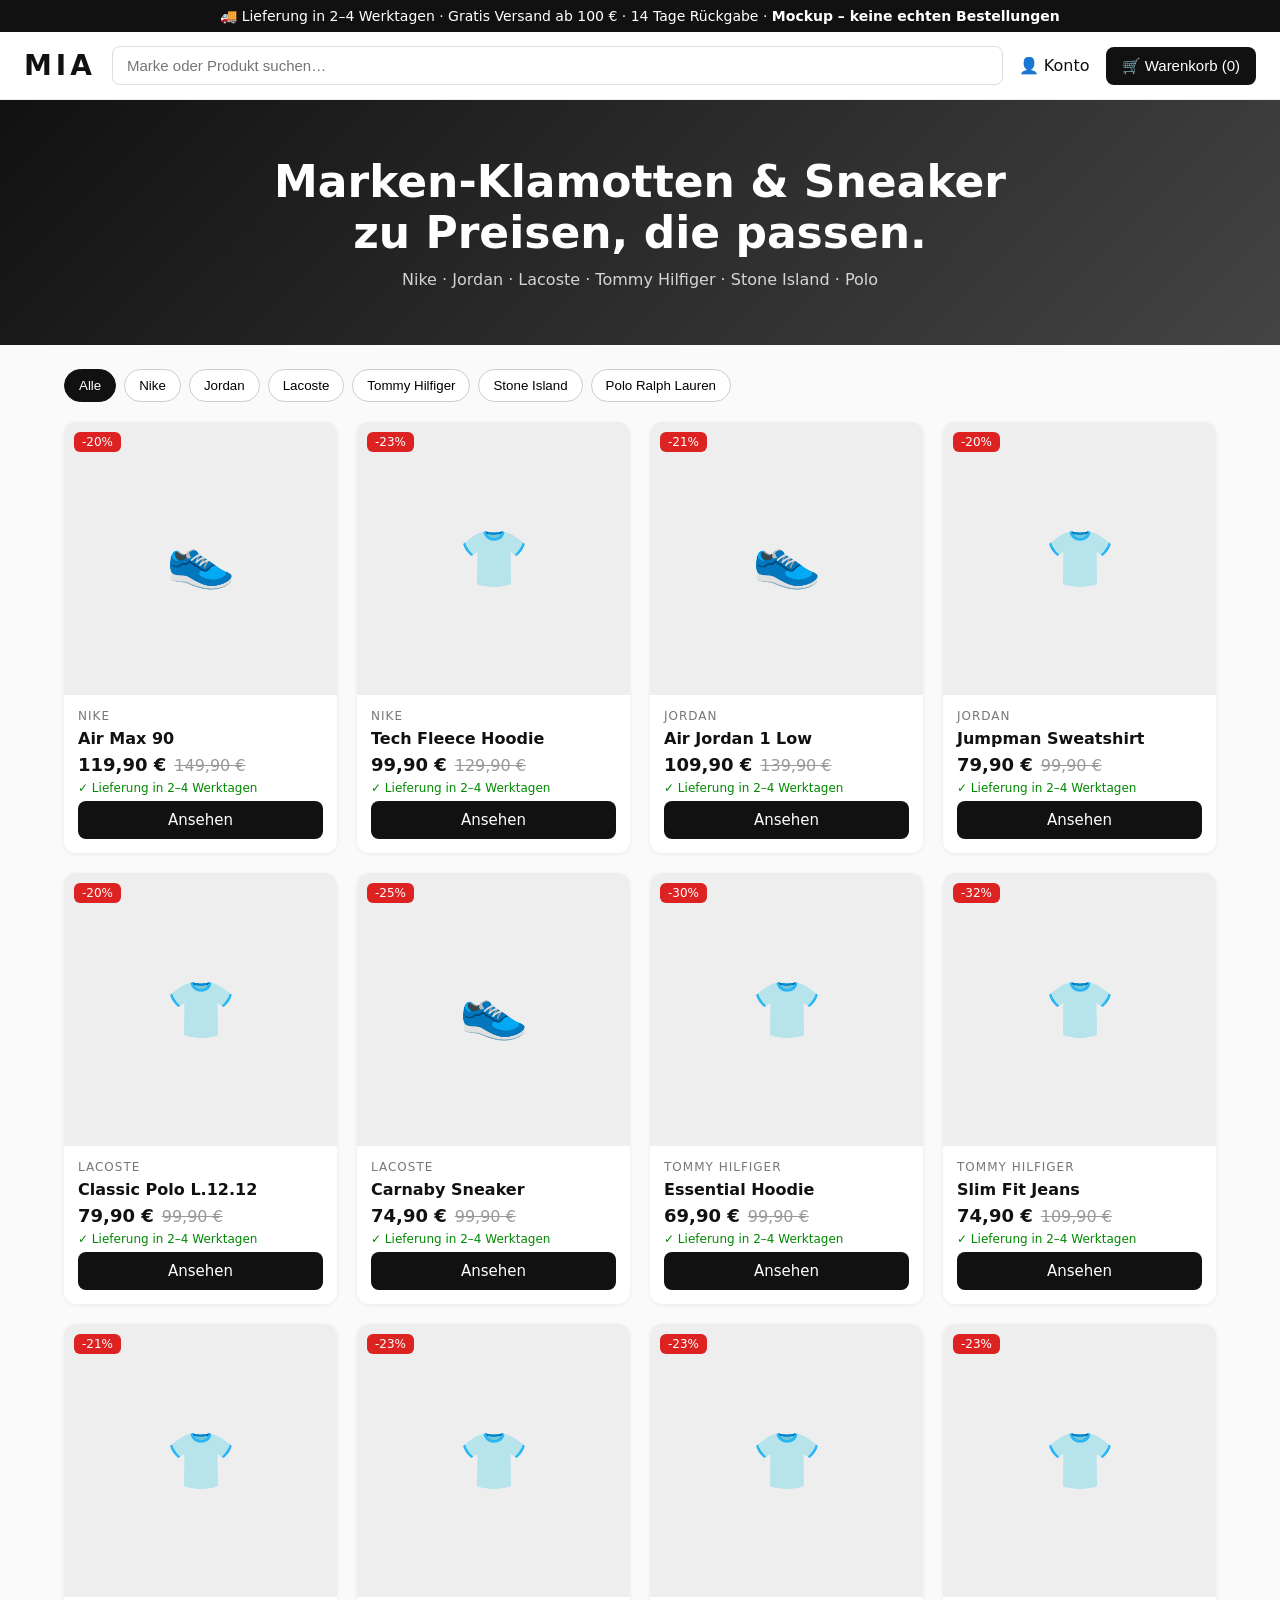
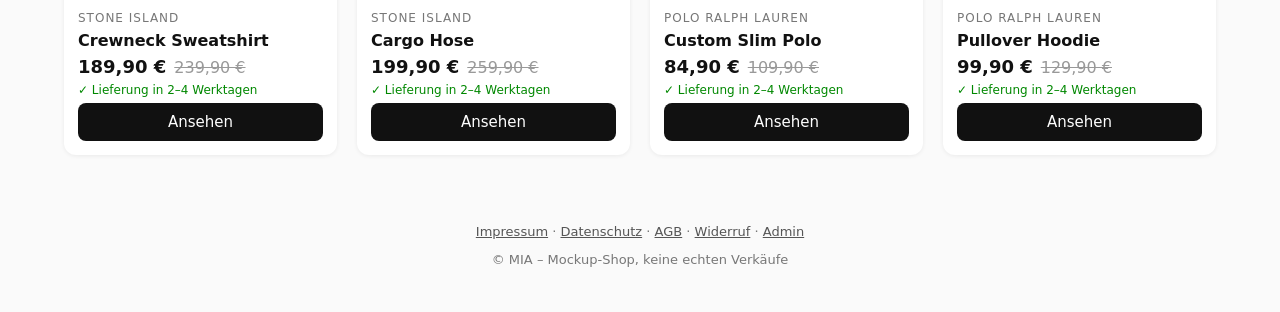
<file: index.html>
<!DOCTYPE html>
<html lang="de">
<head><meta charset="utf-8"><meta name="viewport" content="width=device-width, initial-scale=1">
<title>MIA – Marken-Fashion zum fairen Preis</title><link rel="stylesheet" href="style.css"></head>
<body>
  <section class="hero">
    <h1>Marken-Klamotten &amp; Sneaker<br>zu Preisen, die passen.</h1>
    <p>Nike · Jordan · Lacoste · Tommy Hilfiger · Stone Island · Polo</p>
  </section>
  <main><div class="filters" id="filters"></div><div class="grid" id="grid"></div></main>
  <script src="products.js"></script><script src="shared.js"></script><script src="app.js"></script>
</body>
</html>
</file>
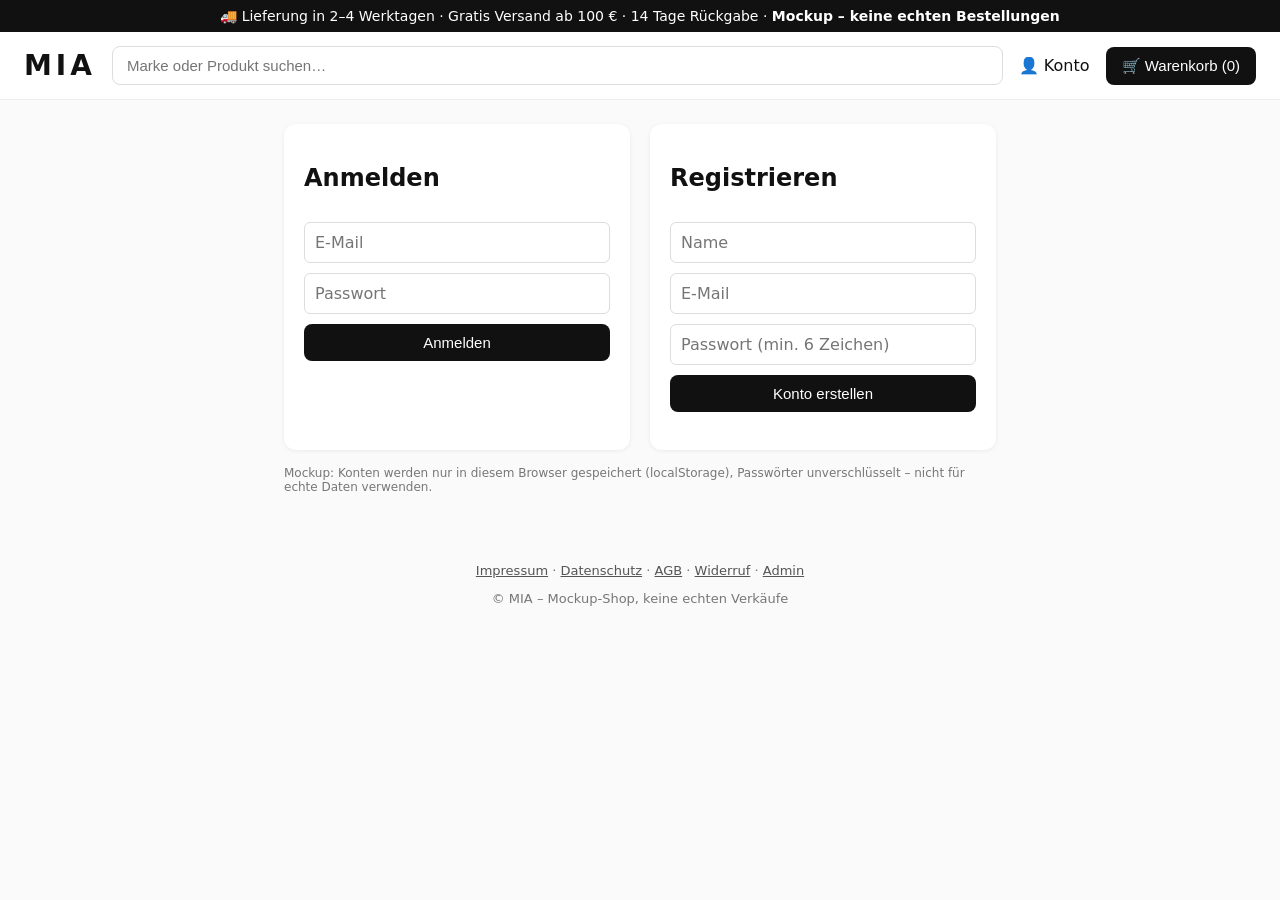
<file: account.html>
<!DOCTYPE html>
<html lang="de">
<head><meta charset="utf-8"><meta name="viewport" content="width=device-width, initial-scale=1">
<title>Mein Konto – MIA</title><link rel="stylesheet" href="style.css"></head>
<body>
  <main id="main" class="narrow"></main>
  <script src="products.js"></script><script src="shared.js"></script>
  <script>
    function view() {
      const u = currentUser();
      if (u) {
        const orders = getOrders().filter(o => o.email === u.email);
        $("main").innerHTML = `<h1>Hallo, ${esc(u.name)}</h1><p>${esc(u.email)}</p>
          <button id="logout">Abmelden</button>
          <h2>Meine Bestellungen</h2>
          ${orders.map(o => `<div class="box"><b>${o.id}</b> · ${new Date(o.date).toLocaleDateString("de-DE")} · <span class="tag">${esc(o.status)}</span><br>
            ${o.items.map(i => `${i.qty}× ${esc(i.brand)} ${esc(i.name)} (${esc(i.size)})`).join("<br>")}<br><b>${eur(o.total)}</b></div>`).join("") || "<p>Noch keine Bestellungen.</p>"}`;
        $("logout").onclick = () => { localStorage.removeItem("session"); location.reload(); };
        return;
      }
      $("main").innerHTML = `<div class="two">
        <form id="login" class="box"><h2>Anmelden</h2>
          <input required type="email" name="email" placeholder="E-Mail"><input required type="password" name="pw" placeholder="Passwort">
          <button class="primary">Anmelden</button><p id="loginErr" class="err"></p></form>
        <form id="register" class="box"><h2>Registrieren</h2>
          <input required name="name" placeholder="Name"><input required type="email" name="email" placeholder="E-Mail">
          <input required type="password" minlength="6" name="pw" placeholder="Passwort (min. 6 Zeichen)">
          <button class="primary">Konto erstellen</button><p id="regErr" class="err"></p></form></div>
        <p class="note">Mockup: Konten werden nur in diesem Browser gespeichert (localStorage), Passwörter unverschlüsselt – nicht für echte Daten verwenden.</p>`;
      $("login").onsubmit = e => {
        e.preventDefault(); const f = new FormData(e.target);
        const user = getUsers().find(x => x.email === f.get("email") && x.pw === f.get("pw"));
        if (!user) return $("loginErr").textContent = "E-Mail oder Passwort falsch.";
        save("session", user.email); location.reload();
      };
      $("register").onsubmit = e => {
        e.preventDefault(); const f = new FormData(e.target);
        if (getUsers().some(x => x.email === f.get("email"))) return $("regErr").textContent = "E-Mail ist bereits registriert.";
        save("users", [...getUsers(), { name: f.get("name"), email: f.get("email"), pw: f.get("pw") }]);
        save("session", f.get("email")); location.reload();
      };
    }
    view();
  </script>
</body>
</html>
</file>
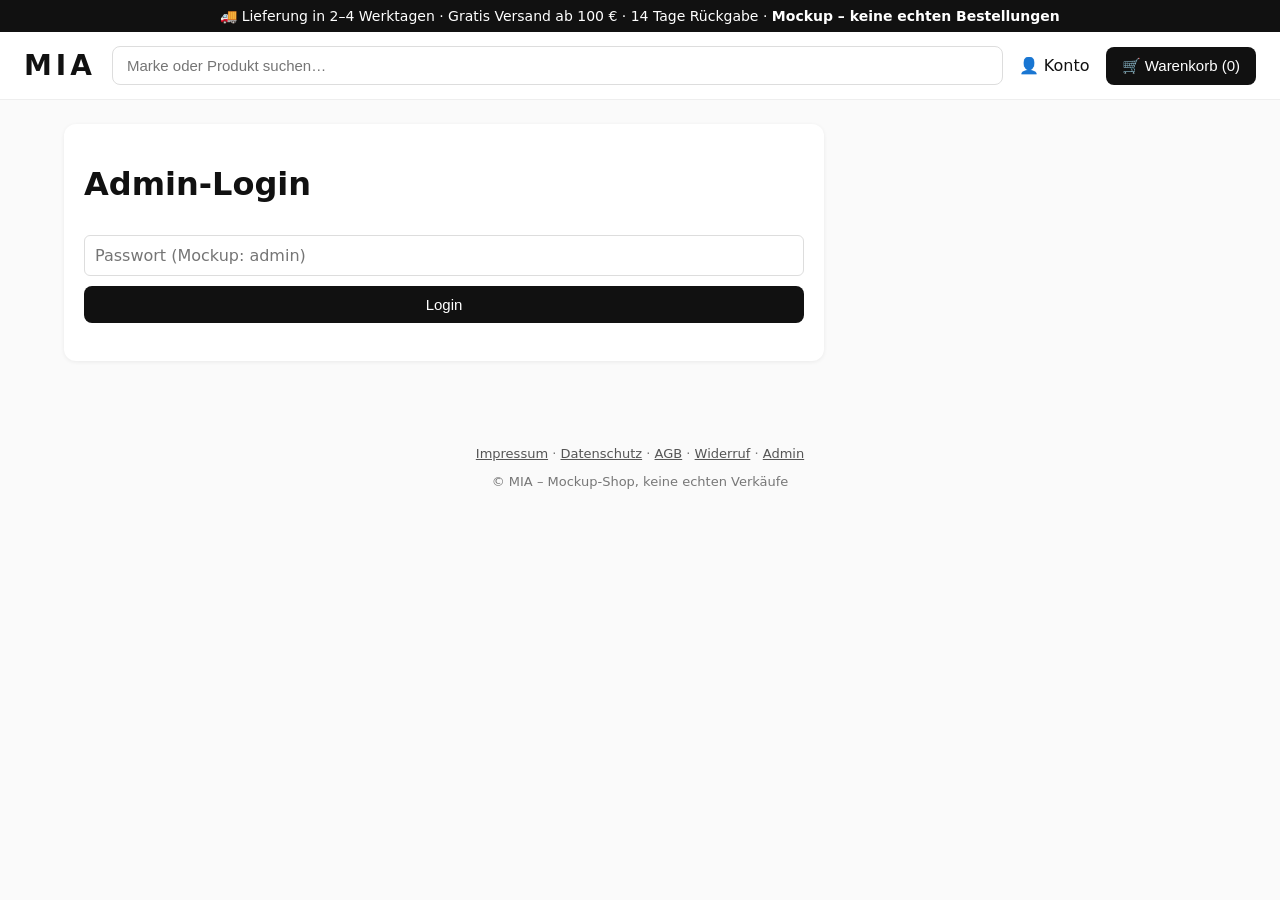
<file: admin.html>
<!DOCTYPE html>
<html lang="de">
<head><meta charset="utf-8"><meta name="viewport" content="width=device-width, initial-scale=1">
<title>Admin – MIA</title><link rel="stylesheet" href="style.css"></head>
<body>
  <main id="main"></main>
  <script src="products.js"></script><script src="shared.js"></script>
  <script>
    const ADMIN_PW = "admin"; // Mockup-Passwort
    let tab = "products", editId = null;

    function loginView() {
      $("main").innerHTML = `<form id="alogin" class="box narrow"><h1>Admin-Login</h1>
        <input type="password" name="pw" placeholder="Passwort (Mockup: admin)" required><button class="primary">Login</button><p id="aerr" class="err"></p></form>`;
      $("alogin").onsubmit = e => {
        e.preventDefault();
        if (new FormData(e.target).get("pw") !== ADMIN_PW) return $("aerr").textContent = "Falsches Passwort.";
        sessionStorage.setItem("admin", "1"); view();
      };
    }

    function view() {
      if (!sessionStorage.getItem("admin")) return loginView();
      const orders = getOrders();
      const revenue = orders.reduce((s, o) => s + o.total, 0);
      $("main").innerHTML = `<h1>Admin-Panel</h1>
        <div class="stats"><div class="box"><small>Bestellungen</small><h2>${orders.length}</h2></div>
          <div class="box"><small>Umsatz</small><h2>${eur(revenue)}</h2></div>
          <div class="box"><small>Produkte</small><h2>${getProducts().length}</h2></div></div>
        <div class="filters"><button class="chip ${tab === "products" ? "active" : ""}" data-t="products">Produkte</button>
          <button class="chip ${tab === "orders" ? "active" : ""}" data-t="orders">Bestellungen</button>
          <button class="chip" id="alogout">Logout</button></div>
        <div id="tab"></div>`;
      document.querySelectorAll("[data-t]").forEach(b => b.onclick = () => { tab = b.dataset.t; editId = null; view(); });
      $("alogout").onclick = () => { sessionStorage.removeItem("admin"); view(); };
      tab === "products" ? productsTab() : ordersTab();
    }

    function productsTab() {
      const ps = getProducts(), e = ps.find(p => p.id === editId) || {};
      $("tab").innerHTML = `
        <form id="pform" class="box"><h2>${editId ? "Produkt bearbeiten" : "Neues Produkt"}</h2>
          <div class="row"><input required name="brand" placeholder="Marke" value="${esc(e.brand)}"><input required name="name" placeholder="Name" value="${esc(e.name)}"></div>
          <div class="row"><input required name="category" placeholder="Kategorie (Schuhe, Oberteile, Hosen…)" value="${esc(e.category)}">
            <input required name="sizes" placeholder="Größen, mit Komma getrennt" value="${esc((e.sizes || []).join(","))}"></div>
          <div class="row"><input required type="number" step="0.01" min="0" name="price" placeholder="Preis" value="${esc(e.price)}">
            <input type="number" step="0.01" min="0" name="oldPrice" placeholder="Alter Preis (optional)" value="${esc(e.oldPrice)}"></div>
          <input name="image" placeholder="Bild-URL oder Pfad (optional)" value="${esc(e.image)}">
          <textarea name="description" placeholder="Beschreibung" rows="3">${esc(e.description)}</textarea>
          <div class="row"><button class="primary">${editId ? "Speichern" : "Hinzufügen"}</button>${editId ? `<button type="button" id="cancelEdit">Abbrechen</button>` : ""}</div></form>
        <table><tr><th>Marke</th><th>Name</th><th>Kategorie</th><th>Preis</th><th></th></tr>
          ${ps.map(p => `<tr><td>${esc(p.brand)}</td><td>${esc(p.name)}</td><td>${esc(p.category)}</td><td>${eur(p.price)}</td>
            <td><button data-e="${p.id}">Bearbeiten</button> <button data-d="${p.id}">Löschen</button></td></tr>`).join("")}</table>
        <p><button id="resetP">Beispiel-Produkte wiederherstellen</button></p>`;
      $("pform").onsubmit = ev => {
        ev.preventDefault(); const f = new FormData(ev.target);
        const price = Number(f.get("price")), old = Number(f.get("oldPrice")) || price;
        const item = { id: editId || Math.max(0, ...ps.map(p => p.id)) + 1, brand: f.get("brand").trim(), name: f.get("name").trim(),
          category: f.get("category").trim(), price, oldPrice: old, image: f.get("image").trim(), description: f.get("description").trim(),
          sizes: f.get("sizes").split(",").map(s => s.trim()).filter(Boolean) };
        save("products", editId ? ps.map(p => p.id === editId ? item : p) : [...ps, item]);
        editId = null; view();
      };
      if (editId) $("cancelEdit").onclick = () => { editId = null; view(); };
      document.querySelectorAll("[data-e]").forEach(b => b.onclick = () => { editId = Number(b.dataset.e); view(); window.scrollTo(0, 0); });
      document.querySelectorAll("[data-d]").forEach(b => b.onclick = () => {
        if (confirm("Produkt wirklich löschen?")) { save("products", ps.filter(p => p.id !== Number(b.dataset.d))); view(); }
      });
      $("resetP").onclick = () => { if (confirm("Alle Änderungen an Produkten verwerfen?")) { localStorage.removeItem("products"); view(); } };
    }

    function ordersTab() {
      const orders = getOrders();
      $("tab").innerHTML = orders.length ? `<table><tr><th>Nr.</th><th>Datum</th><th>Kunde</th><th>Artikel</th><th>Summe</th><th>Status</th></tr>
        ${orders.map(o => `<tr><td>${o.id}</td><td>${new Date(o.date).toLocaleDateString("de-DE")}</td>
          <td>${esc(o.name)}<br><small>${esc(o.email)}<br>${esc(o.address)}</small></td>
          <td>${o.items.map(i => `${i.qty}× ${esc(i.brand)} ${esc(i.name)} (${esc(i.size)})`).join("<br>")}</td><td>${eur(o.total)}</td>
          <td><select data-o="${o.id}">${["Neu", "Bezahlt", "Versendet", "Geliefert", "Storniert"].map(s => `<option ${s === o.status ? "selected" : ""}>${s}</option>`).join("")}</select></td></tr>`).join("")}</table>`
        : "<p>Noch keine Bestellungen. Lege im Shop eine Testbestellung an.</p>";
      document.querySelectorAll("[data-o]").forEach(s => s.onchange = () => {
        save("orders", getOrders().map(o => o.id === s.dataset.o ? { ...o, status: s.value } : o));
      });
    }
    view();
  </script>
</body>
</html>
</file>
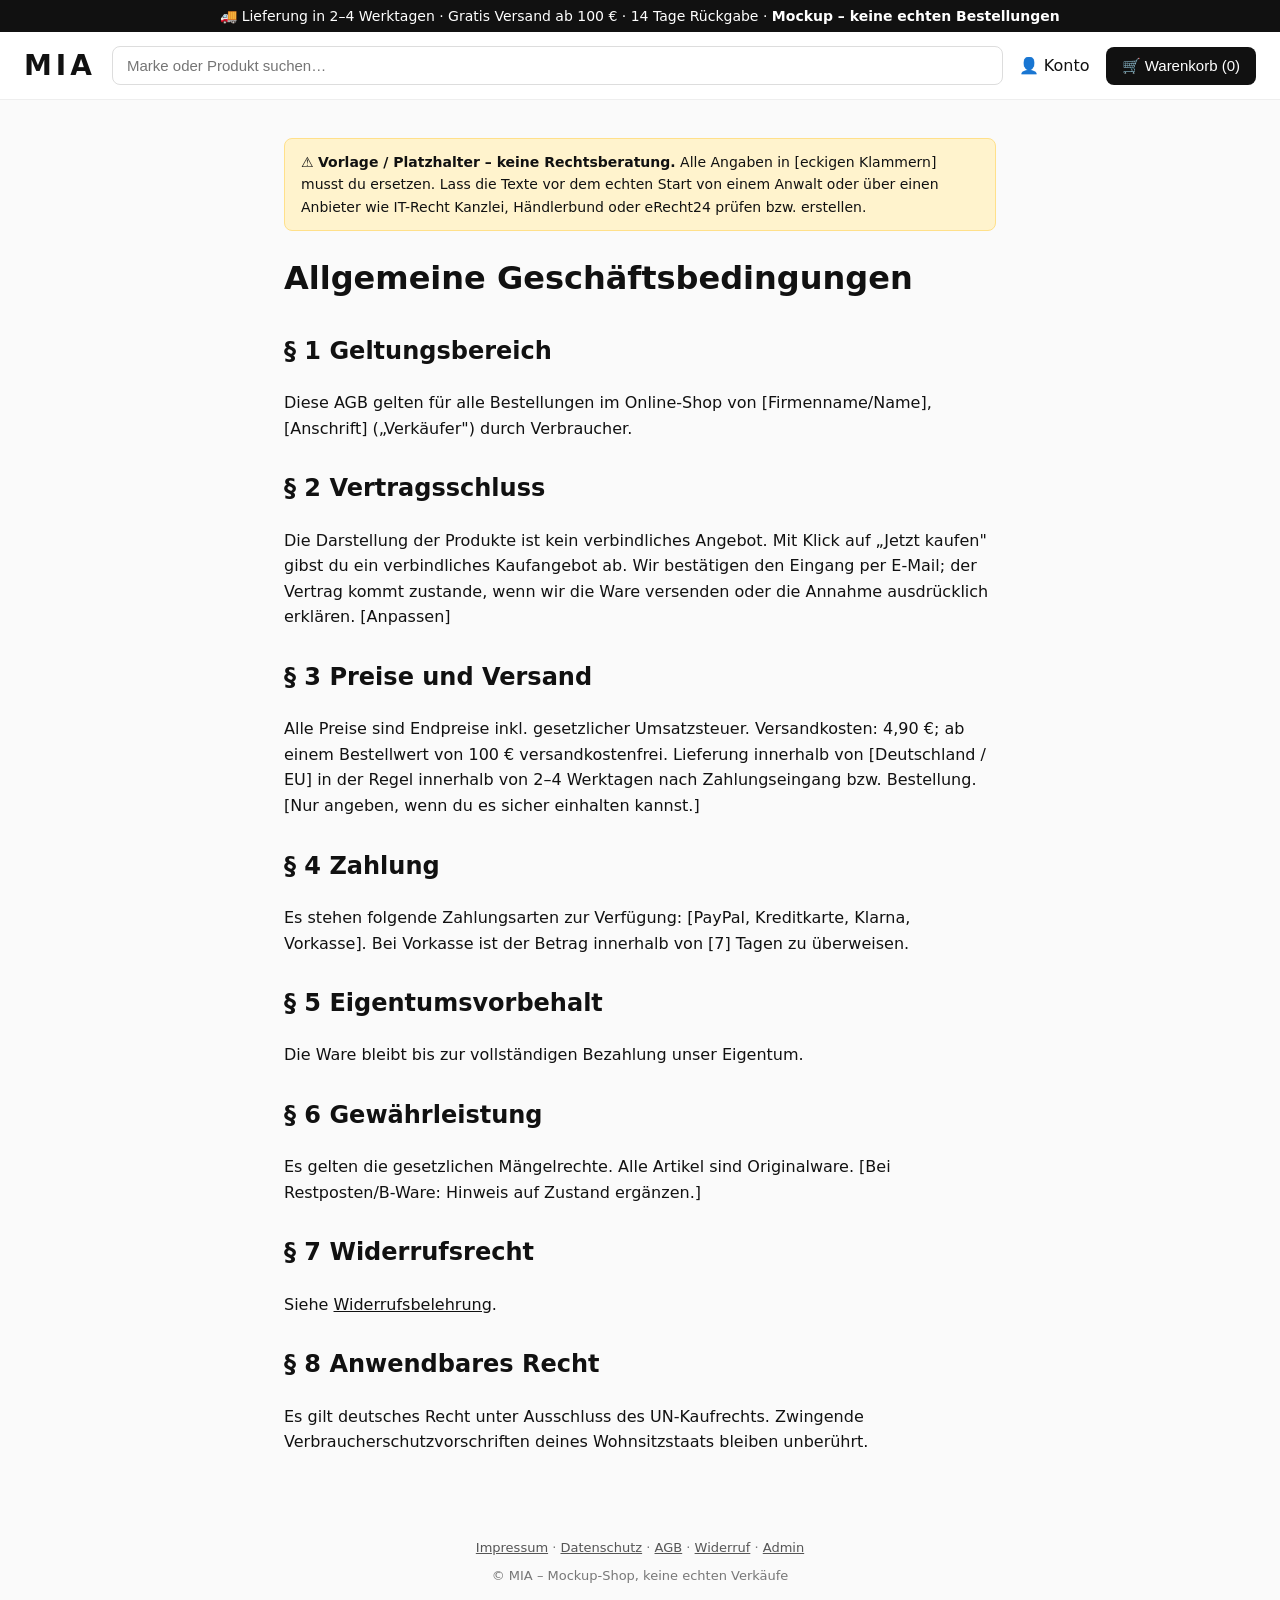
<file: agb.html>
<!DOCTYPE html>
<html lang="de">
<head><meta charset="utf-8"><meta name="viewport" content="width=device-width, initial-scale=1">
<title>AGB – MIA</title><link rel="stylesheet" href="style.css"></head>
<body>
<main class="legal">
<p class="warn">⚠️ <b>Vorlage / Platzhalter – keine Rechtsberatung.</b> Alle Angaben in [eckigen Klammern] musst du ersetzen. Lass die Texte vor dem echten Start von einem Anwalt oder über einen Anbieter wie IT-Recht Kanzlei, Händlerbund oder eRecht24 prüfen bzw. erstellen.</p>
<h1>Allgemeine Geschäftsbedingungen</h1>
<h2>§ 1 Geltungsbereich</h2><p>Diese AGB gelten für alle Bestellungen im Online-Shop von [Firmenname/Name], [Anschrift] („Verkäufer") durch Verbraucher.</p>
<h2>§ 2 Vertragsschluss</h2><p>Die Darstellung der Produkte ist kein verbindliches Angebot. Mit Klick auf „Jetzt kaufen" gibst du ein verbindliches Kaufangebot ab. Wir bestätigen den Eingang per E-Mail; der Vertrag kommt zustande, wenn wir die Ware versenden oder die Annahme ausdrücklich erklären. [Anpassen]</p>
<h2>§ 3 Preise und Versand</h2><p>Alle Preise sind Endpreise inkl. gesetzlicher Umsatzsteuer. Versandkosten: 4,90 €; ab einem Bestellwert von 100 € versandkostenfrei. Lieferung innerhalb von [Deutschland / EU] in der Regel innerhalb von 2–4 Werktagen nach Zahlungseingang bzw. Bestellung. [Nur angeben, wenn du es sicher einhalten kannst.]</p>
<h2>§ 4 Zahlung</h2><p>Es stehen folgende Zahlungsarten zur Verfügung: [PayPal, Kreditkarte, Klarna, Vorkasse]. Bei Vorkasse ist der Betrag innerhalb von [7] Tagen zu überweisen.</p>
<h2>§ 5 Eigentumsvorbehalt</h2><p>Die Ware bleibt bis zur vollständigen Bezahlung unser Eigentum.</p>
<h2>§ 6 Gewährleistung</h2><p>Es gelten die gesetzlichen Mängelrechte. Alle Artikel sind Originalware. [Bei Restposten/B-Ware: Hinweis auf Zustand ergänzen.]</p>
<h2>§ 7 Widerrufsrecht</h2><p>Siehe <a href="widerruf.html">Widerrufsbelehrung</a>.</p>
<h2>§ 8 Anwendbares Recht</h2><p>Es gilt deutsches Recht unter Ausschluss des UN-Kaufrechts. Zwingende Verbraucherschutzvorschriften deines Wohnsitzstaats bleiben unberührt.</p>
</main>
<script src="products.js"></script><script src="shared.js"></script>
</body>
</html>
</file>
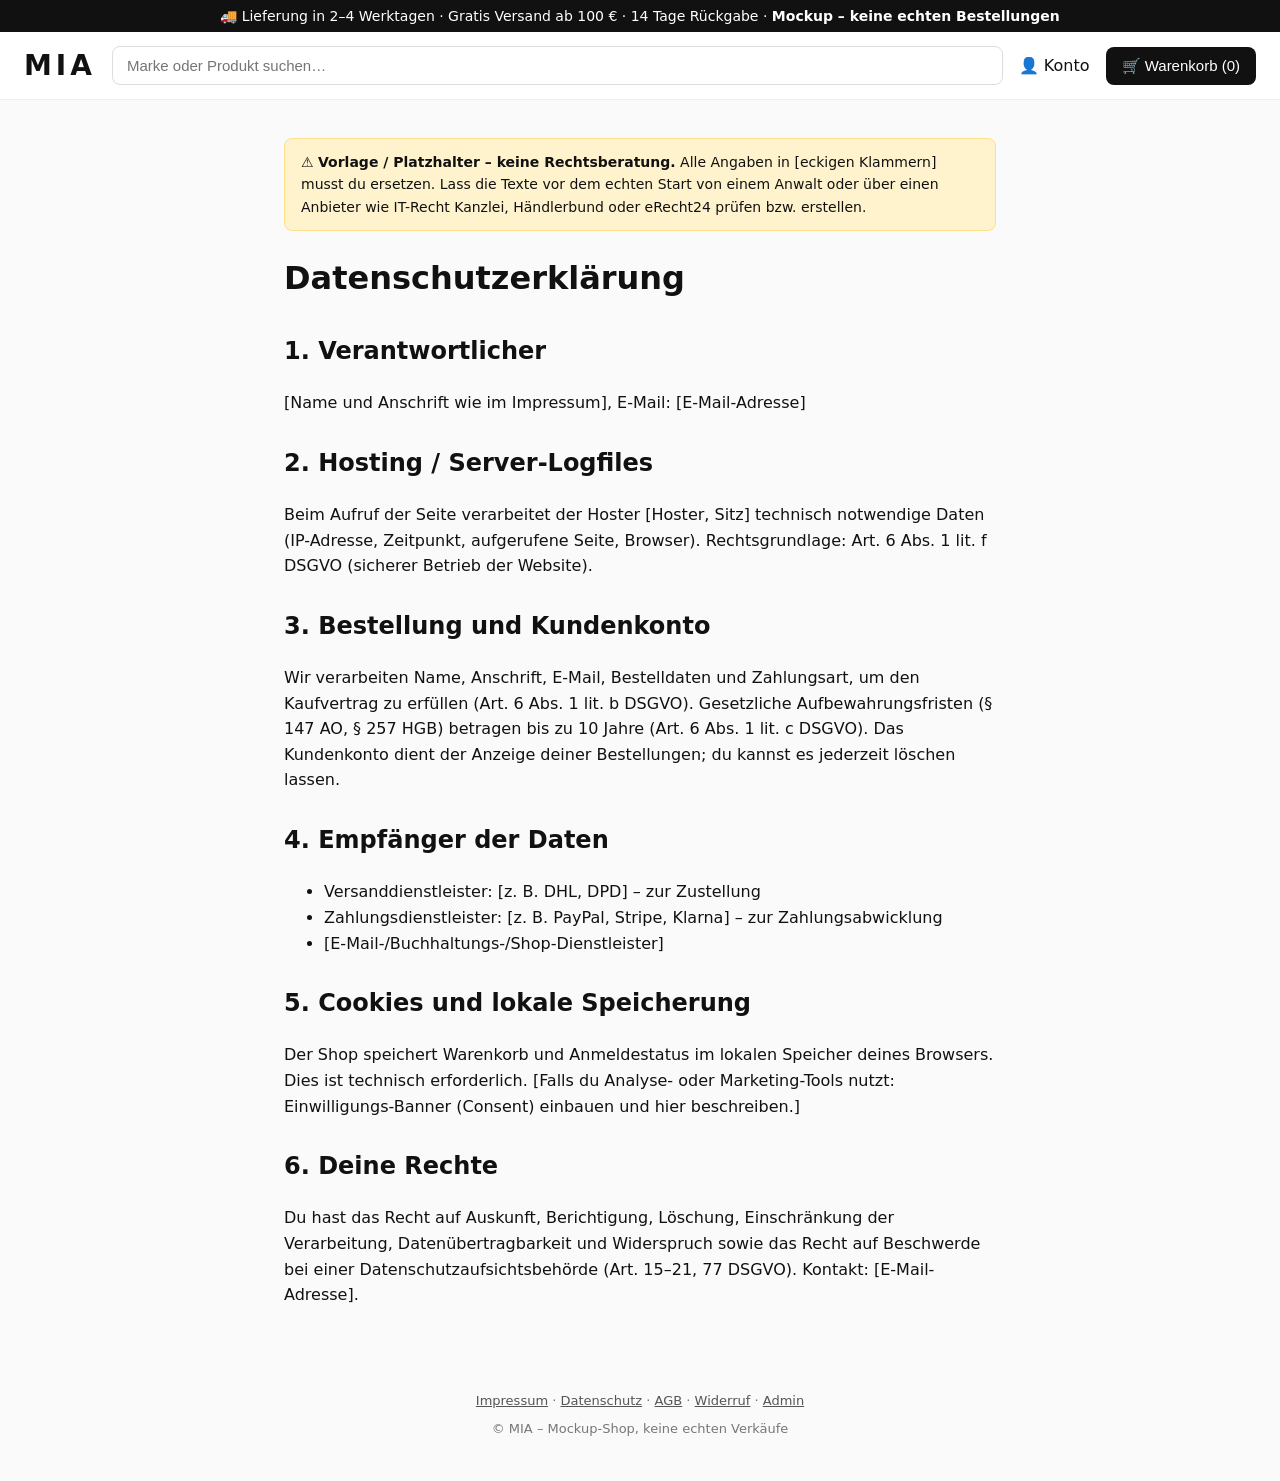
<file: datenschutz.html>
<!DOCTYPE html>
<html lang="de">
<head><meta charset="utf-8"><meta name="viewport" content="width=device-width, initial-scale=1">
<title>Datenschutz – MIA</title><link rel="stylesheet" href="style.css"></head>
<body>
<main class="legal">
<p class="warn">⚠️ <b>Vorlage / Platzhalter – keine Rechtsberatung.</b> Alle Angaben in [eckigen Klammern] musst du ersetzen. Lass die Texte vor dem echten Start von einem Anwalt oder über einen Anbieter wie IT-Recht Kanzlei, Händlerbund oder eRecht24 prüfen bzw. erstellen.</p>
<h1>Datenschutzerklärung</h1>
<h2>1. Verantwortlicher</h2><p>[Name und Anschrift wie im Impressum], E-Mail: [E-Mail-Adresse]</p>
<h2>2. Hosting / Server-Logfiles</h2>
<p>Beim Aufruf der Seite verarbeitet der Hoster [Hoster, Sitz] technisch notwendige Daten (IP-Adresse, Zeitpunkt, aufgerufene Seite, Browser). Rechtsgrundlage: Art. 6 Abs. 1 lit. f DSGVO (sicherer Betrieb der Website).</p>
<h2>3. Bestellung und Kundenkonto</h2>
<p>Wir verarbeiten Name, Anschrift, E-Mail, Bestelldaten und Zahlungsart, um den Kaufvertrag zu erfüllen (Art. 6 Abs. 1 lit. b DSGVO). Gesetzliche Aufbewahrungsfristen (§ 147 AO, § 257 HGB) betragen bis zu 10 Jahre (Art. 6 Abs. 1 lit. c DSGVO). Das Kundenkonto dient der Anzeige deiner Bestellungen; du kannst es jederzeit löschen lassen.</p>
<h2>4. Empfänger der Daten</h2>
<ul><li>Versanddienstleister: [z. B. DHL, DPD] – zur Zustellung</li>
<li>Zahlungsdienstleister: [z. B. PayPal, Stripe, Klarna] – zur Zahlungsabwicklung</li>
<li>[E-Mail-/Buchhaltungs-/Shop-Dienstleister]</li></ul>
<h2>5. Cookies und lokale Speicherung</h2>
<p>Der Shop speichert Warenkorb und Anmeldestatus im lokalen Speicher deines Browsers. Dies ist technisch erforderlich. [Falls du Analyse- oder Marketing-Tools nutzt: Einwilligungs-Banner (Consent) einbauen und hier beschreiben.]</p>
<h2>6. Deine Rechte</h2>
<p>Du hast das Recht auf Auskunft, Berichtigung, Löschung, Einschränkung der Verarbeitung, Datenübertragbarkeit und Widerspruch sowie das Recht auf Beschwerde bei einer Datenschutzaufsichtsbehörde (Art. 15–21, 77 DSGVO). Kontakt: [E-Mail-Adresse].</p>
</main>
<script src="products.js"></script><script src="shared.js"></script>
</body>
</html>
</file>
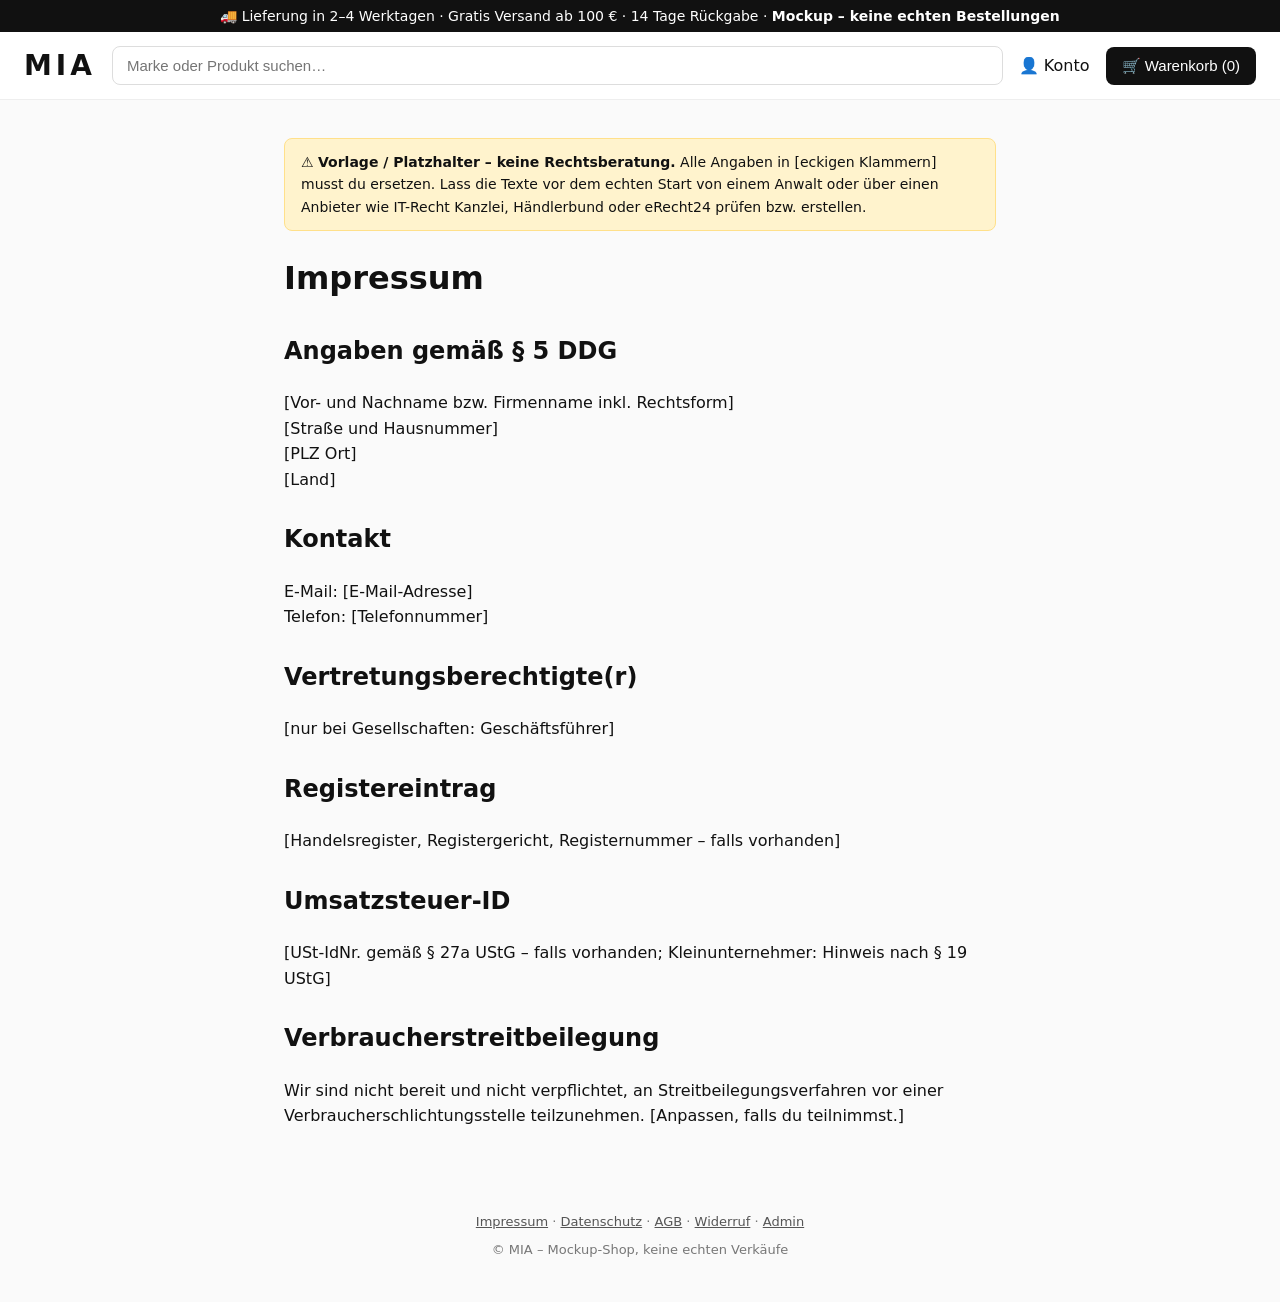
<file: impressum.html>
<!DOCTYPE html>
<html lang="de">
<head><meta charset="utf-8"><meta name="viewport" content="width=device-width, initial-scale=1">
<title>Impressum – MIA</title><link rel="stylesheet" href="style.css"></head>
<body>
<main class="legal">
<p class="warn">⚠️ <b>Vorlage / Platzhalter – keine Rechtsberatung.</b> Alle Angaben in [eckigen Klammern] musst du ersetzen. Lass die Texte vor dem echten Start von einem Anwalt oder über einen Anbieter wie IT-Recht Kanzlei, Händlerbund oder eRecht24 prüfen bzw. erstellen.</p>
<h1>Impressum</h1>
<h2>Angaben gemäß § 5 DDG</h2>
<p>[Vor- und Nachname bzw. Firmenname inkl. Rechtsform]<br>[Straße und Hausnummer]<br>[PLZ Ort]<br>[Land]</p>
<h2>Kontakt</h2>
<p>E-Mail: [E-Mail-Adresse]<br>Telefon: [Telefonnummer]</p>
<h2>Vertretungsberechtigte(r)</h2><p>[nur bei Gesellschaften: Geschäftsführer]</p>
<h2>Registereintrag</h2><p>[Handelsregister, Registergericht, Registernummer – falls vorhanden]</p>
<h2>Umsatzsteuer-ID</h2><p>[USt-IdNr. gemäß § 27a UStG – falls vorhanden; Kleinunternehmer: Hinweis nach § 19 UStG]</p>
<h2>Verbraucherstreitbeilegung</h2>
<p>Wir sind nicht bereit und nicht verpflichtet, an Streitbeilegungsverfahren vor einer Verbraucherschlichtungsstelle teilzunehmen. [Anpassen, falls du teilnimmst.]</p>
</main>
<script src="products.js"></script><script src="shared.js"></script>
</body>
</html>
</file>
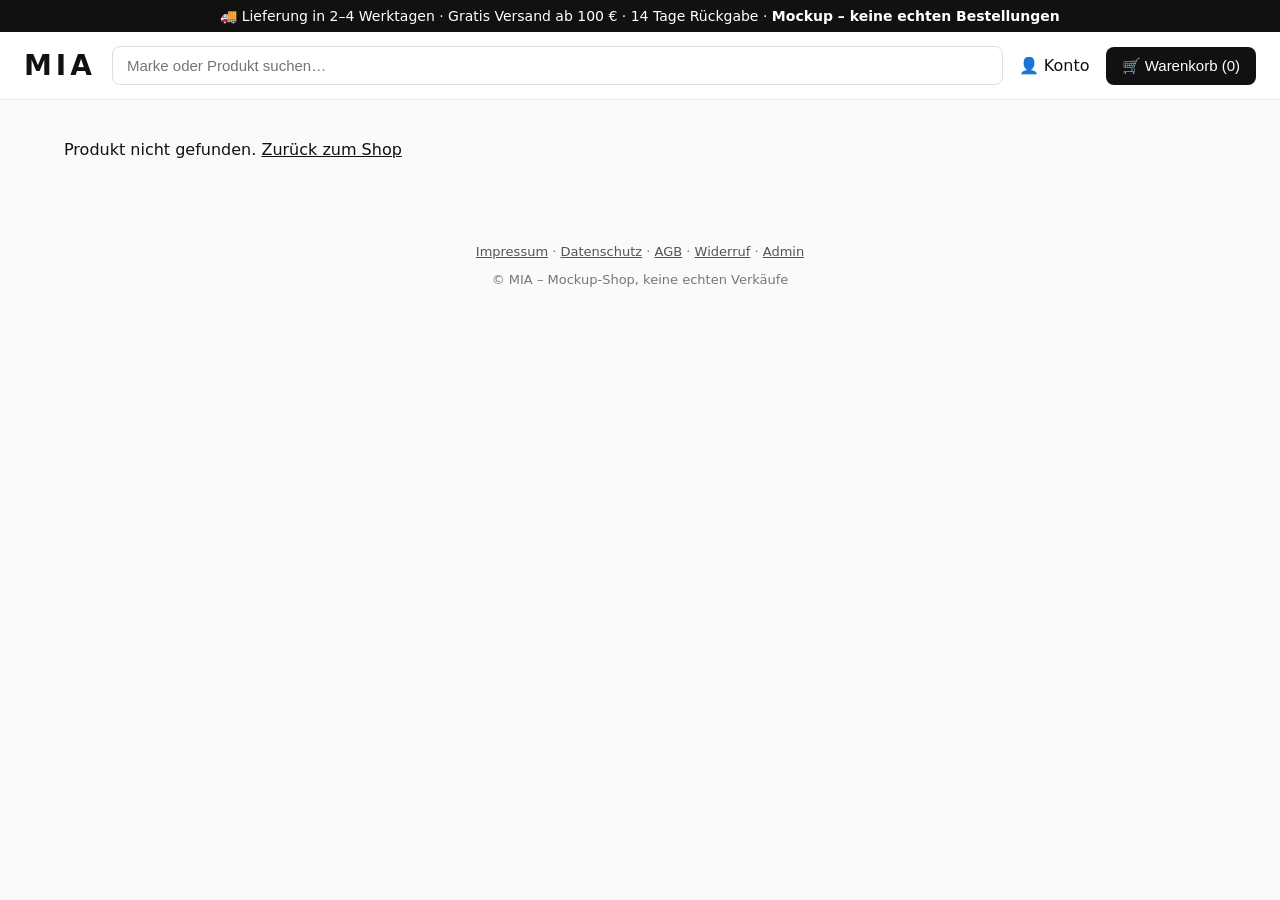
<file: product.html>
<!DOCTYPE html>
<html lang="de">
<head><meta charset="utf-8"><meta name="viewport" content="width=device-width, initial-scale=1">
<title>Produkt – MIA</title><link rel="stylesheet" href="style.css"></head>
<body>
  <main id="main"></main>
  <script src="products.js"></script><script src="shared.js"></script>
  <script>
    const p = getProduct(new URLSearchParams(location.search).get("id"));
    let size = null;
    if (!p) {
      $("main").innerHTML = `<p>Produkt nicht gefunden. <a href="index.html">Zurück zum Shop</a></p>`;
    } else {
      document.title = `${p.brand} ${p.name} – MIA`;
      const similar = getProducts().filter(x => x.brand === p.brand && x.id !== p.id).slice(0, 4);
      $("main").innerHTML = `
        <p class="crumbs"><a href="index.html">Shop</a> › ${esc(p.brand)} › ${esc(p.name)}</p>
        <div class="pdp">
          <div class="img big">${productImg(p)}${discount(p) ? `<span class="badge">-${discount(p)}%</span>` : ""}</div>
          <div class="pdp-info">
            <span class="brand">${esc(p.brand)}</span><h1>${esc(p.name)}</h1>
            <p class="price big-price"><b>${eur(p.price)}</b>${p.oldPrice > p.price ? `<s>${eur(p.oldPrice)}</s>` : ""}</p>
            <p class="note">inkl. MwSt., zzgl. Versand (gratis ab 100 €)</p>
            <h3>Größe</h3>
            <div class="sizes">${p.sizes.map(s => `<button class="chip size" data-s="${esc(s)}">${esc(s)}</button>`).join("")}</div>
            <p id="sizeErr" class="err hidden">Bitte wähle eine Größe.</p>
            <button id="addBtn" class="primary wide">In den Warenkorb</button>
            <p class="delivery">✓ Lieferung in 2–4 Werktagen · ✓ 14 Tage Rückgabe · ✓ Originalware</p>
            <h3>Beschreibung</h3><p>${esc(p.description || "Keine Beschreibung vorhanden.")}</p>
          </div>
        </div>
        ${similar.length ? `<h2>Mehr von ${esc(p.brand)}</h2><div class="grid">${similar.map(x => `<div class="card"><a class="img" href="product.html?id=${x.id}">${productImg(x)}</a><div class="info"><a class="pname" href="product.html?id=${x.id}">${esc(x.name)}</a><span class="price"><b>${eur(x.price)}</b></span></div></div>`).join("")}</div>` : ""}`;
      document.querySelector(".sizes").onclick = e => {
        if (!e.target.dataset.s) return;
        size = e.target.dataset.s; $("sizeErr").classList.add("hidden");
        document.querySelectorAll(".size").forEach(b => b.classList.toggle("active", b.dataset.s === size));
      };
      $("addBtn").onclick = () => size ? add(p.id, size) : $("sizeErr").classList.remove("hidden");
    }
  </script>
</body>
</html>
</file>
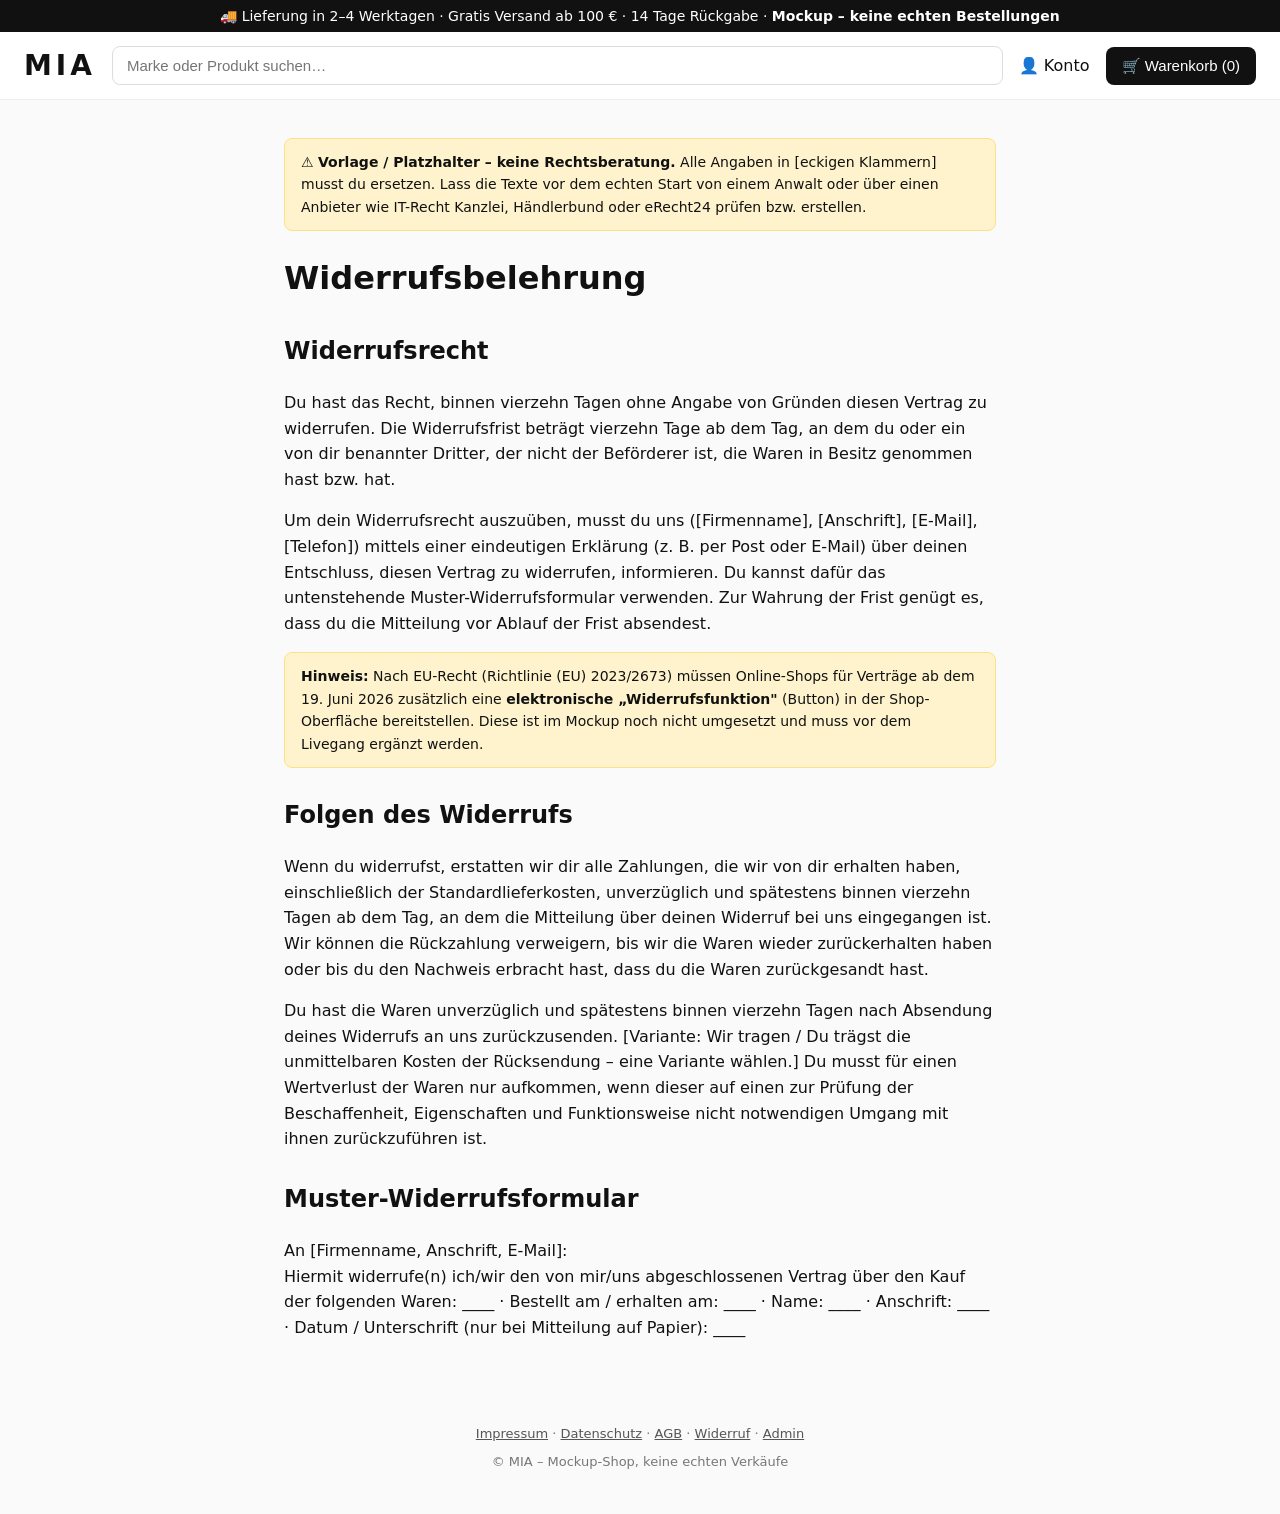
<file: widerruf.html>
<!DOCTYPE html>
<html lang="de">
<head><meta charset="utf-8"><meta name="viewport" content="width=device-width, initial-scale=1">
<title>Widerruf – MIA</title><link rel="stylesheet" href="style.css"></head>
<body>
<main class="legal">
<p class="warn">⚠️ <b>Vorlage / Platzhalter – keine Rechtsberatung.</b> Alle Angaben in [eckigen Klammern] musst du ersetzen. Lass die Texte vor dem echten Start von einem Anwalt oder über einen Anbieter wie IT-Recht Kanzlei, Händlerbund oder eRecht24 prüfen bzw. erstellen.</p>
<h1>Widerrufsbelehrung</h1>
<h2>Widerrufsrecht</h2>
<p>Du hast das Recht, binnen vierzehn Tagen ohne Angabe von Gründen diesen Vertrag zu widerrufen. Die Widerrufsfrist beträgt vierzehn Tage ab dem Tag, an dem du oder ein von dir benannter Dritter, der nicht der Beförderer ist, die Waren in Besitz genommen hast bzw. hat.</p>
<p>Um dein Widerrufsrecht auszuüben, musst du uns ([Firmenname], [Anschrift], [E-Mail], [Telefon]) mittels einer eindeutigen Erklärung (z. B. per Post oder E-Mail) über deinen Entschluss, diesen Vertrag zu widerrufen, informieren. Du kannst dafür das untenstehende Muster-Widerrufsformular verwenden. Zur Wahrung der Frist genügt es, dass du die Mitteilung vor Ablauf der Frist absendest.</p>
<p class="warn"><b>Hinweis:</b> Nach EU-Recht (Richtlinie (EU) 2023/2673) müssen Online-Shops für Verträge ab dem 19. Juni 2026 zusätzlich eine <b>elektronische „Widerrufsfunktion"</b> (Button) in der Shop-Oberfläche bereitstellen. Diese ist im Mockup noch nicht umgesetzt und muss vor dem Livegang ergänzt werden.</p>
<h2>Folgen des Widerrufs</h2>
<p>Wenn du widerrufst, erstatten wir dir alle Zahlungen, die wir von dir erhalten haben, einschließlich der Standardlieferkosten, unverzüglich und spätestens binnen vierzehn Tagen ab dem Tag, an dem die Mitteilung über deinen Widerruf bei uns eingegangen ist. Wir können die Rückzahlung verweigern, bis wir die Waren wieder zurückerhalten haben oder bis du den Nachweis erbracht hast, dass du die Waren zurückgesandt hast.</p>
<p>Du hast die Waren unverzüglich und spätestens binnen vierzehn Tagen nach Absendung deines Widerrufs an uns zurückzusenden. [Variante: Wir tragen / Du trägst die unmittelbaren Kosten der Rücksendung – eine Variante wählen.] Du musst für einen Wertverlust der Waren nur aufkommen, wenn dieser auf einen zur Prüfung der Beschaffenheit, Eigenschaften und Funktionsweise nicht notwendigen Umgang mit ihnen zurückzuführen ist.</p>
<h2>Muster-Widerrufsformular</h2>
<p>An [Firmenname, Anschrift, E-Mail]:<br>Hiermit widerrufe(n) ich/wir den von mir/uns abgeschlossenen Vertrag über den Kauf der folgenden Waren: ____ · Bestellt am / erhalten am: ____ · Name: ____ · Anschrift: ____ · Datum / Unterschrift (nur bei Mitteilung auf Papier): ____</p>
</main>
<script src="products.js"></script><script src="shared.js"></script>
</body>
</html>
</file>
<file: style.css>
*{box-sizing:border-box}body{margin:0;font-family:system-ui,sans-serif;color:#111;background:#fafafa}
.topbar{background:#111;color:#fff;text-align:center;padding:8px;font-size:14px}
header{display:flex;gap:16px;align-items:center;padding:14px 24px;background:#fff;border-bottom:1px solid #eee;position:sticky;top:0;z-index:5}
.logo{font-weight:900;font-size:28px;letter-spacing:4px;color:#111;text-decoration:none}
#search{flex:1;padding:10px 14px;border:1px solid #ddd;border-radius:8px;font-size:15px}
.cart-btn,.primary{background:#111;color:#fff;border:0;padding:10px 16px;border-radius:8px;cursor:pointer;font-size:15px}
.hero{background:linear-gradient(135deg,#111,#444);color:#fff;text-align:center;padding:56px 16px}
.hero h1{margin:0 0 12px;font-size:clamp(26px,5vw,44px)}.hero p{margin:0;opacity:.8}
main{max-width:1200px;margin:0 auto;padding:24px}
.filters{display:flex;flex-wrap:wrap;gap:8px;margin-bottom:20px}
.chip{border:1px solid #ccc;background:#fff;padding:8px 14px;border-radius:999px;cursor:pointer}
.chip.active{background:#111;color:#fff;border-color:#111}
.grid{display:grid;grid-template-columns:repeat(auto-fill,minmax(230px,1fr));gap:20px}
.card{background:#fff;border-radius:12px;overflow:hidden;box-shadow:0 1px 4px #0001;display:flex;flex-direction:column}
.img{aspect-ratio:1;background:#eee;display:grid;place-items:center;font-size:56px;position:relative}
.img img{width:100%;height:100%;object-fit:cover}
.badge{position:absolute;top:10px;left:10px;background:#d22;color:#fff;font-size:12px;padding:3px 8px;border-radius:6px}
.info{padding:14px;display:flex;flex-direction:column;gap:6px;flex:1}
.brand{font-size:12px;text-transform:uppercase;color:#777;letter-spacing:1px}
.price b{font-size:18px}.price s{color:#999;margin-left:8px}
.info select{padding:8px;border:1px solid #ddd;border-radius:6px}
.info .primary{margin-top:auto}
.delivery{font-size:12px;color:#080}
.cart{position:fixed;right:0;top:0;bottom:0;width:min(400px,100%);background:#fff;box-shadow:-4px 0 20px #0003;z-index:10;display:flex;flex-direction:column}
.hidden{display:none}.cart-head{display:flex;justify-content:space-between;align-items:center;padding:16px;border-bottom:1px solid #eee}
.cart-head button{background:none;border:0;font-size:20px;cursor:pointer}
#cartItems{flex:1;overflow:auto;padding:16px}
.item{display:flex;justify-content:space-between;gap:8px;padding:10px 0;border-bottom:1px solid #f0f0f0;font-size:14px}
.item button{border:1px solid #ddd;background:#fff;border-radius:4px;cursor:pointer;width:26px}
.cart-foot{padding:16px;border-top:1px solid #eee;display:flex;flex-direction:column;gap:6px}.total{font-size:18px}
dialog{border:0;border-radius:12px;padding:24px;width:min(420px,95%)}dialog::backdrop{background:#0006}
dialog form{display:flex;flex-direction:column;gap:10px}dialog input,dialog select{padding:10px;border:1px solid #ddd;border-radius:6px;font-size:15px}
.row{display:flex;gap:10px}.row>*{flex:1}.note{font-size:12px;color:#777;margin:0}
dialog button:not(.primary){padding:10px;border:1px solid #ddd;background:#fff;border-radius:8px;cursor:pointer}
footer{text-align:center;padding:32px;color:#777;font-size:13px}
/* Produktseite, Konto, Admin, Rechtstexte */
a{color:inherit}.nav-link{text-decoration:none;white-space:nowrap}
.btn{display:block;text-align:center;text-decoration:none;margin-top:auto}
.pname{font-weight:700;text-decoration:none}.img{text-decoration:none;color:inherit}
#searchForm{flex:1;display:flex}
.crumbs{color:#777;font-size:14px}
.pdp{display:grid;grid-template-columns:1fr 1fr;gap:32px;margin:16px 0 40px}
.img.big{border-radius:12px;font-size:140px}.pdp-info h1{margin:4px 0}
.big-price b{font-size:28px}.sizes{display:flex;flex-wrap:wrap;gap:8px;margin-bottom:8px}
.chip.size.active{background:#111;color:#fff}.wide{width:100%;padding:14px;font-size:16px;margin:12px 0}
.err{color:#d22;font-size:14px;margin:4px 0}
.narrow{max-width:760px}.two{display:grid;grid-template-columns:1fr 1fr;gap:20px}
.box{background:#fff;border-radius:12px;padding:20px;box-shadow:0 1px 4px #0001;margin-bottom:16px;display:flex;flex-direction:column;gap:10px}
.box input,.box select,.box textarea,main textarea{padding:10px;border:1px solid #ddd;border-radius:6px;font:inherit}
.tag{background:#eee;padding:2px 8px;border-radius:6px;font-size:12px}
.stats{display:grid;grid-template-columns:repeat(3,1fr);gap:16px}.stats h2{margin:4px 0}
table{width:100%;border-collapse:collapse;background:#fff;border-radius:12px;overflow:hidden;margin:16px 0}
th,td{text-align:left;padding:10px;border-bottom:1px solid #eee;vertical-align:top;font-size:14px}
main button:not(.primary):not(.chip){padding:6px 12px;border:1px solid #ddd;background:#fff;border-radius:6px;cursor:pointer}
.legal{max-width:760px;line-height:1.6}.legal h2{margin-top:28px}
.warn{background:#fff3cd;border:1px solid #ffe08a;padding:12px 16px;border-radius:8px;font-size:14px}
footer a{color:#555}
@media(max-width:700px){.pdp,.two,.stats{grid-template-columns:1fr}header{flex-wrap:wrap}}
</file>
